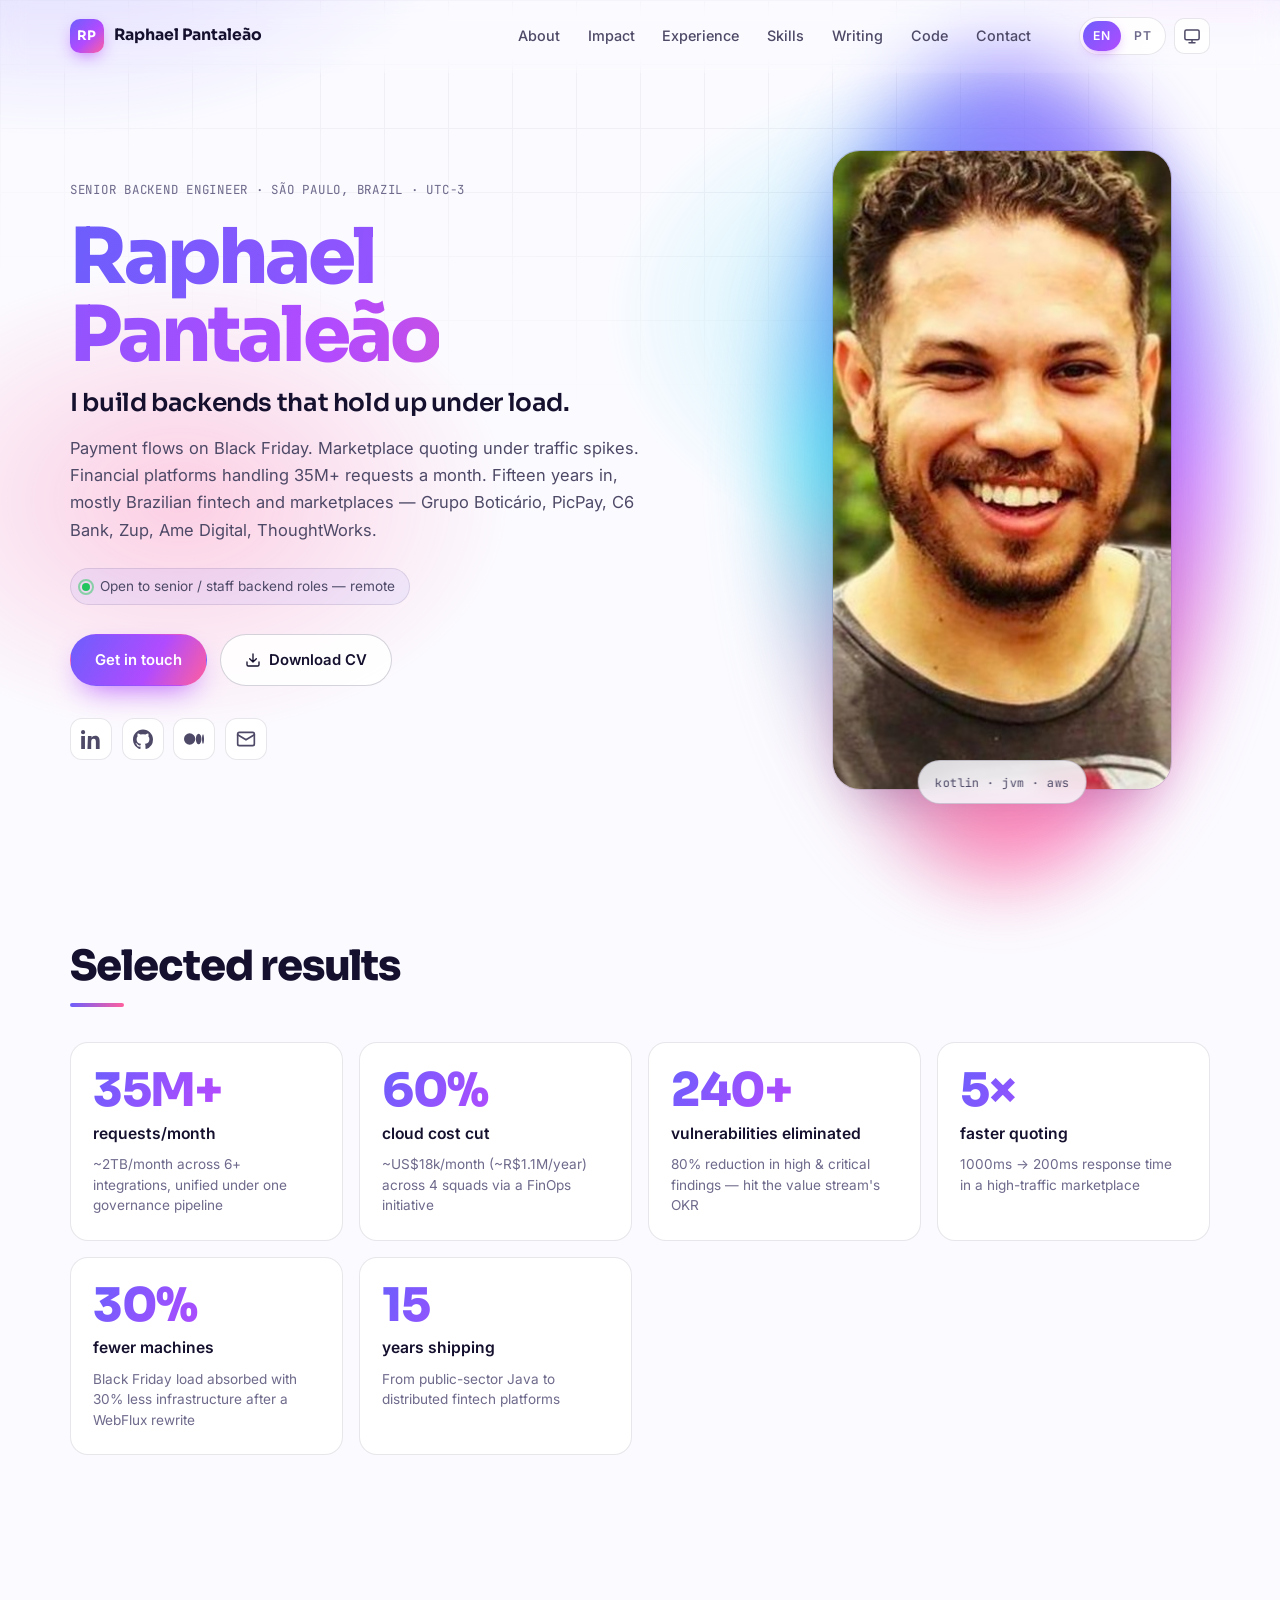
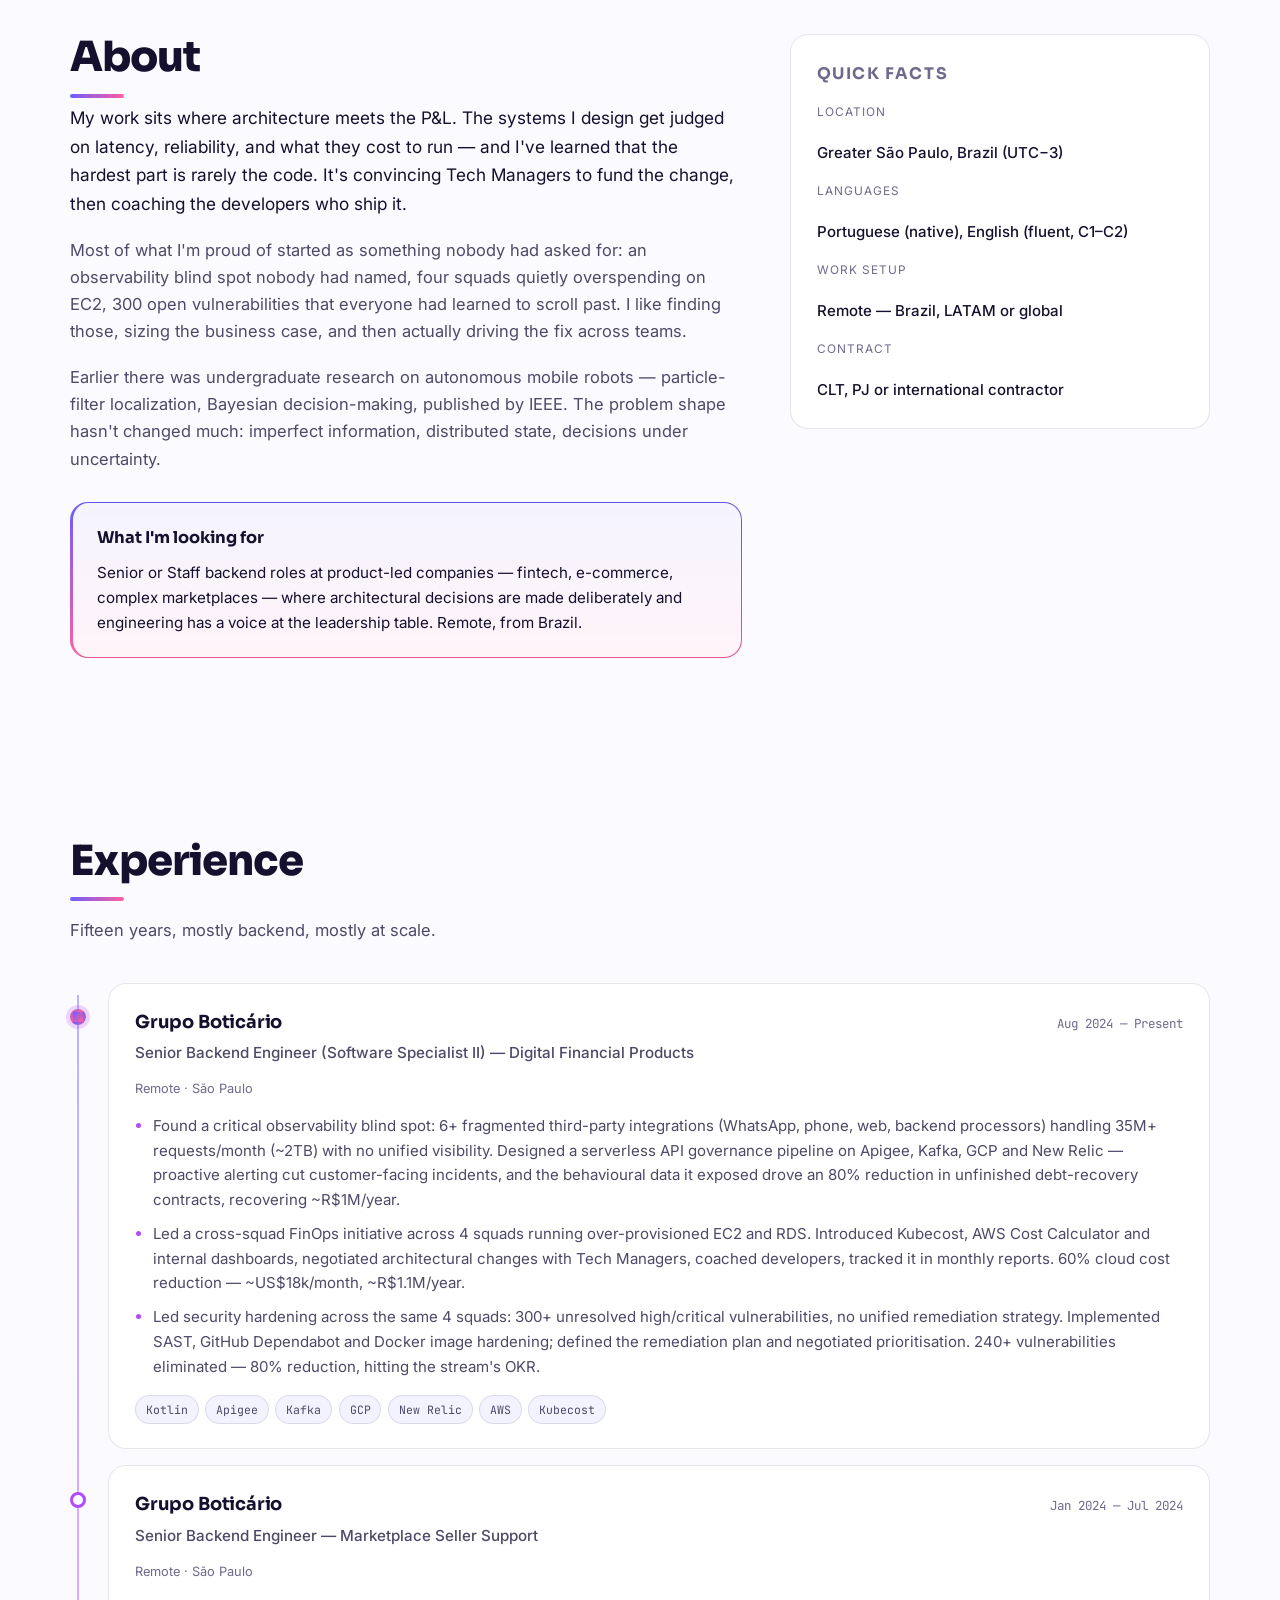
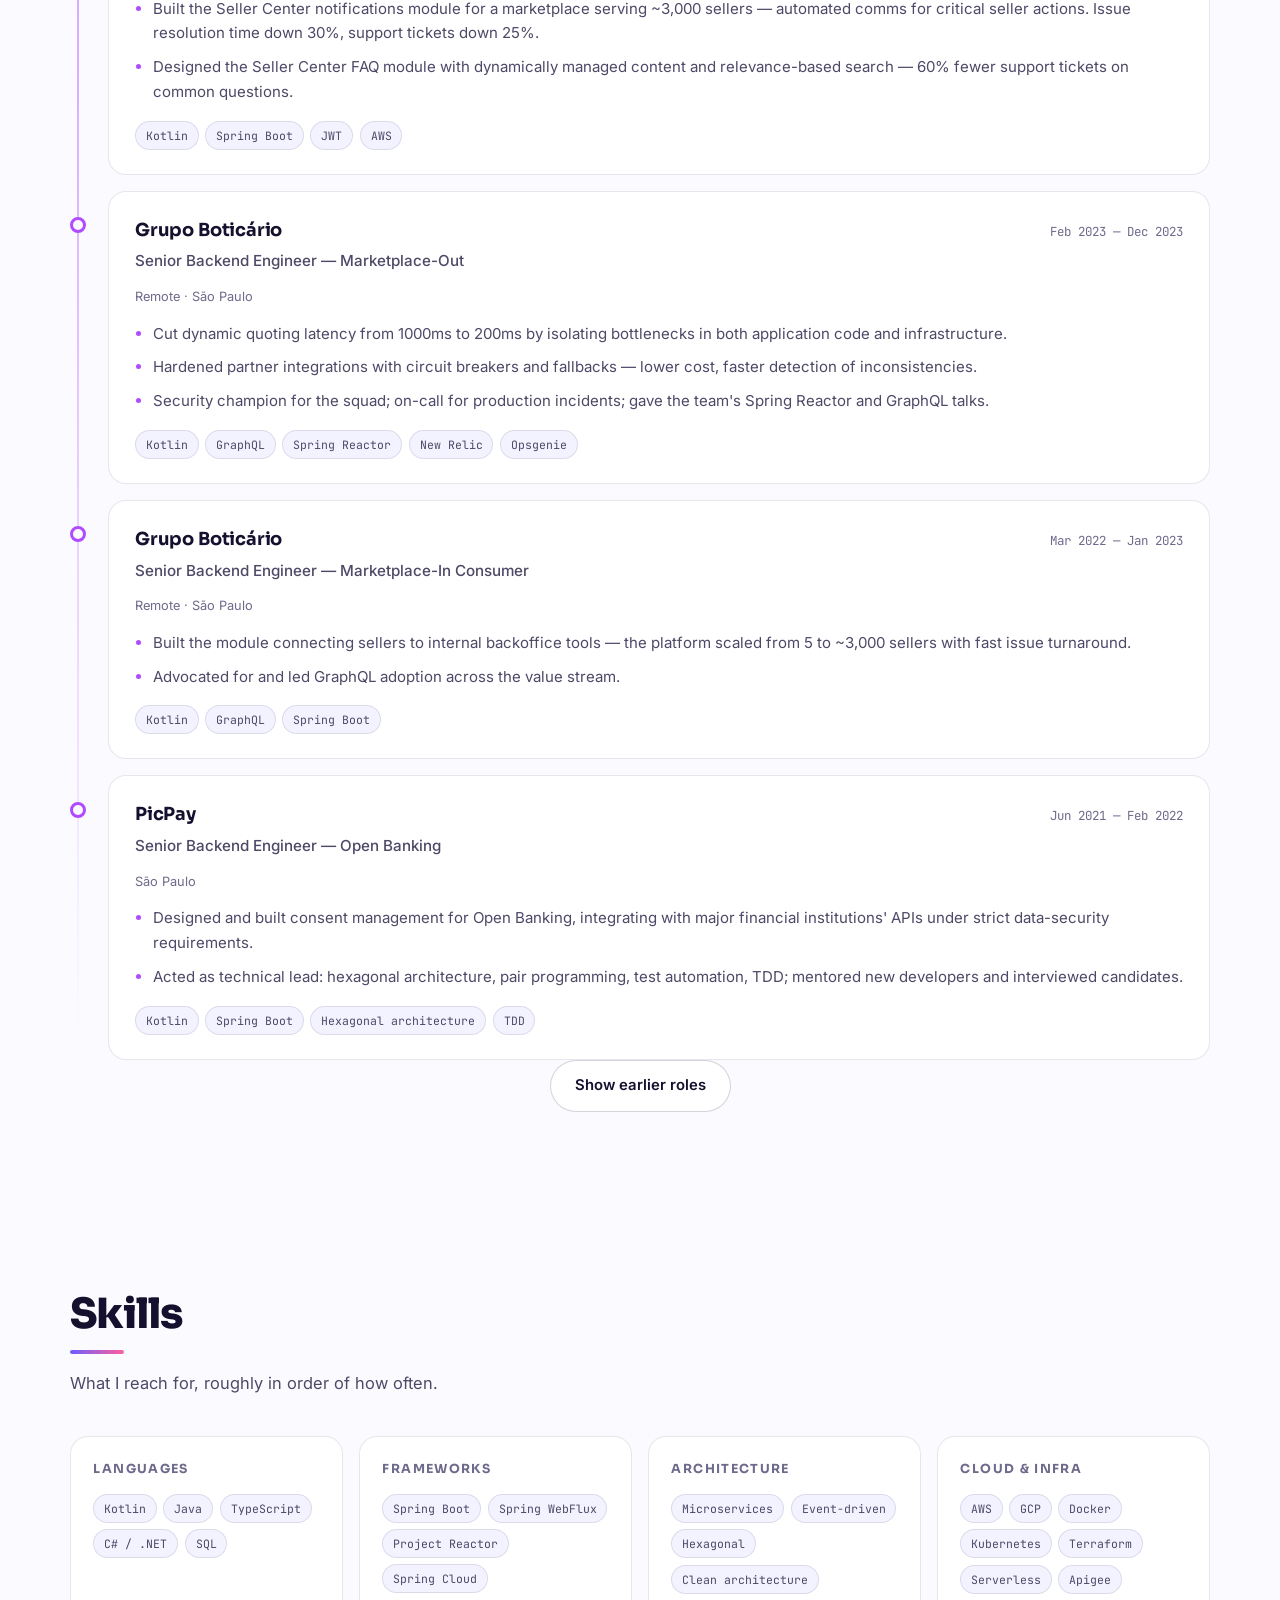
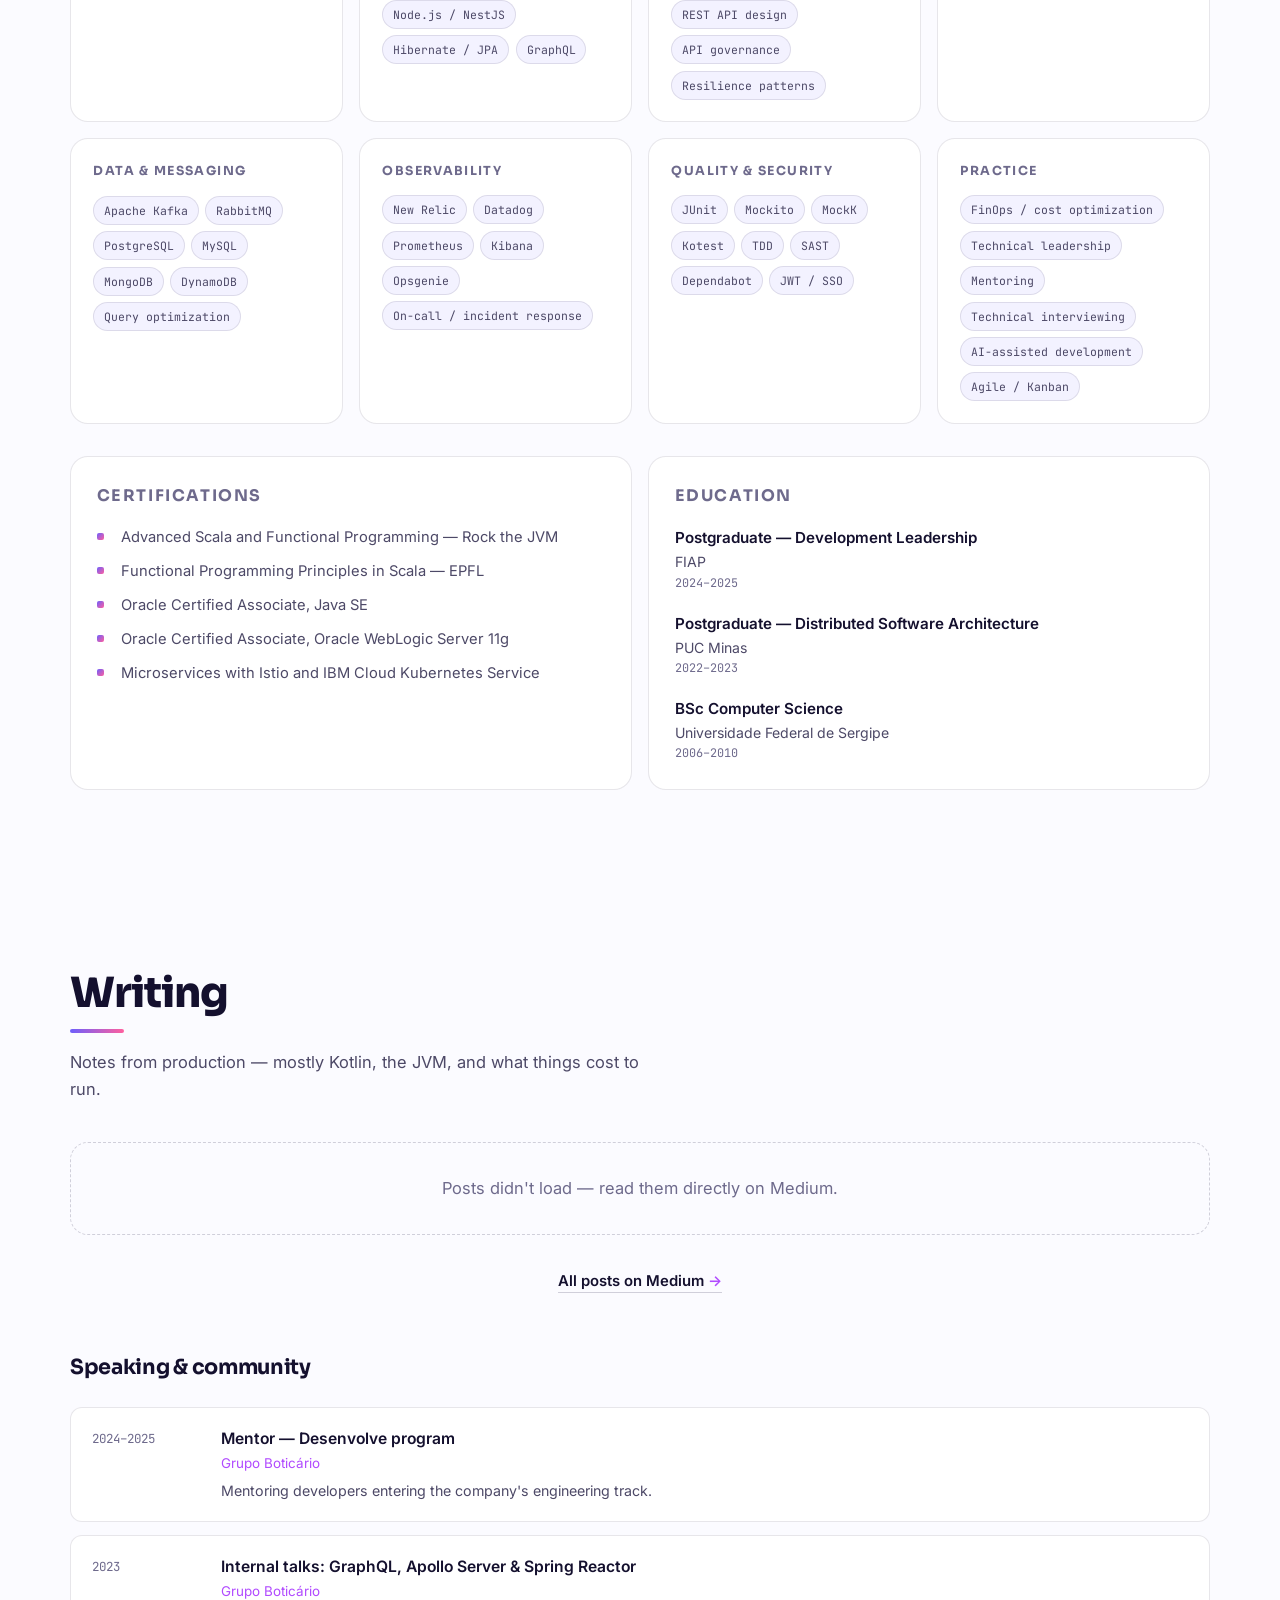
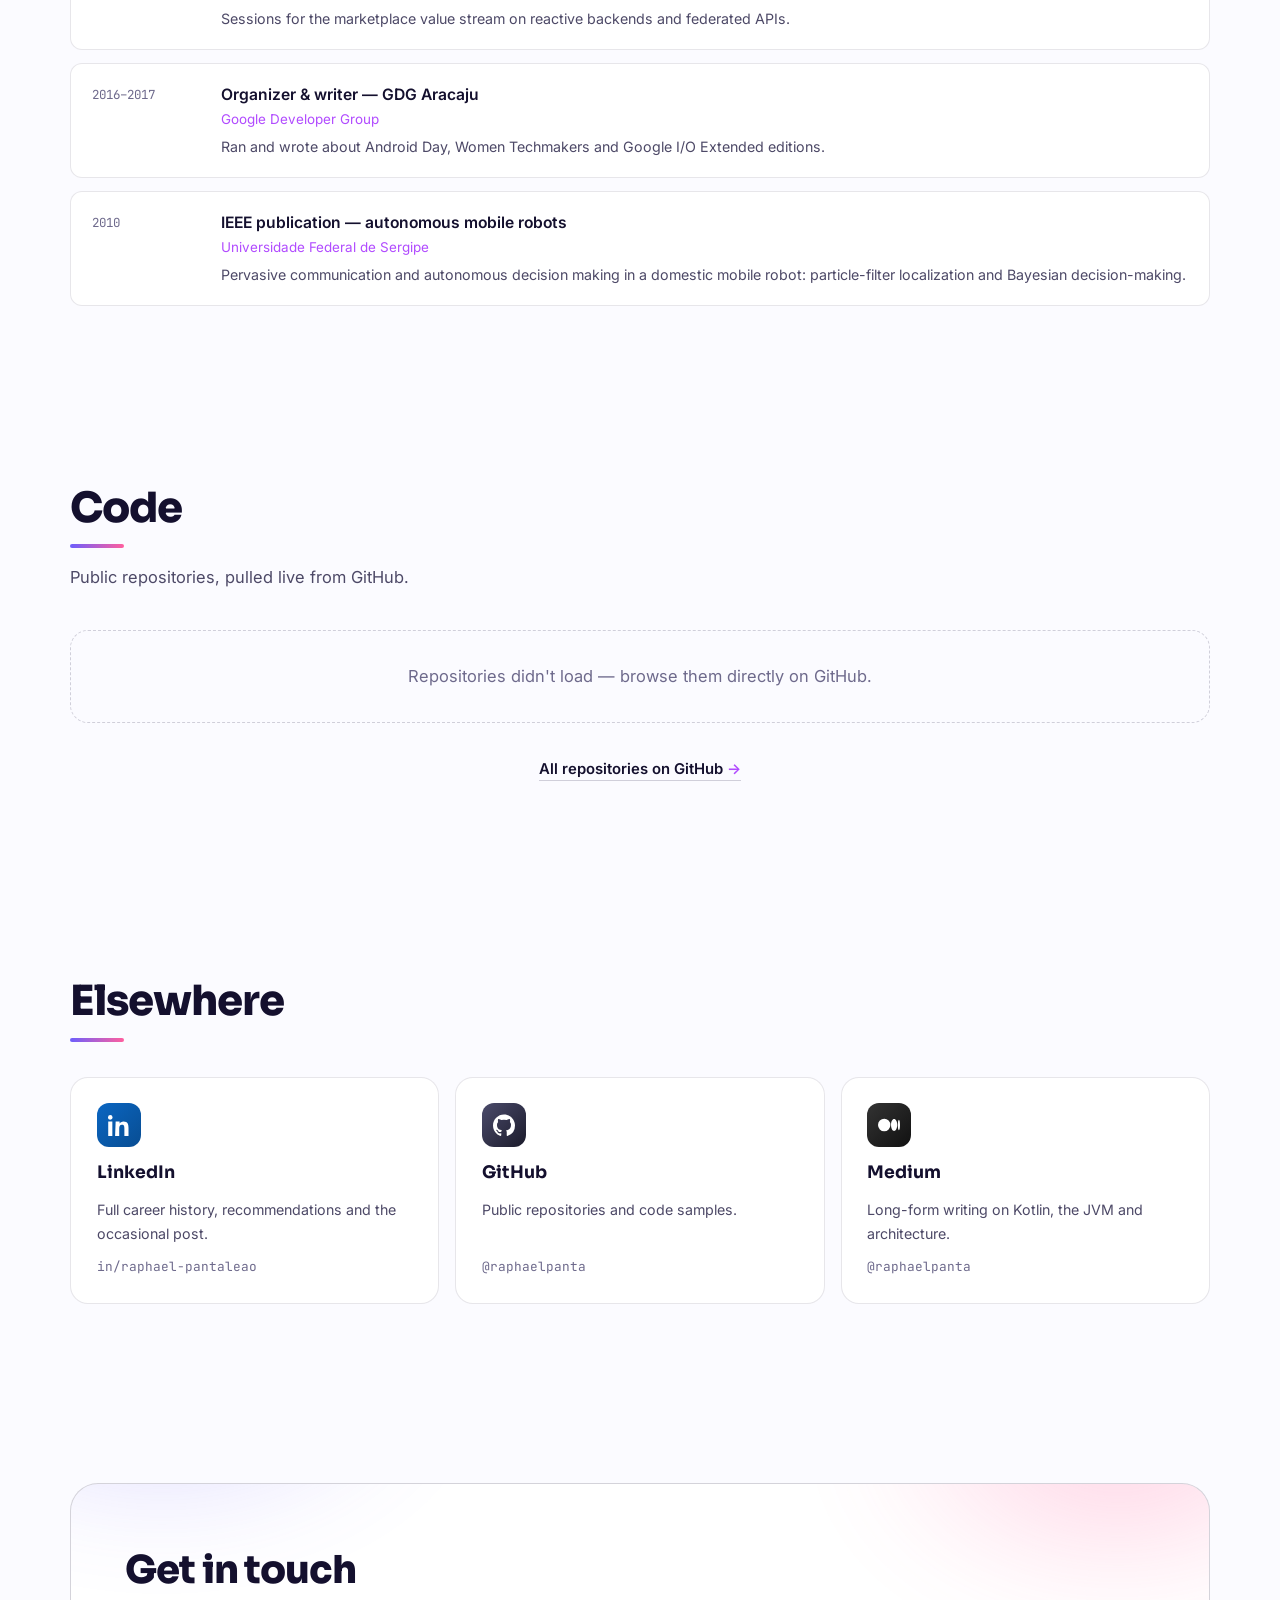
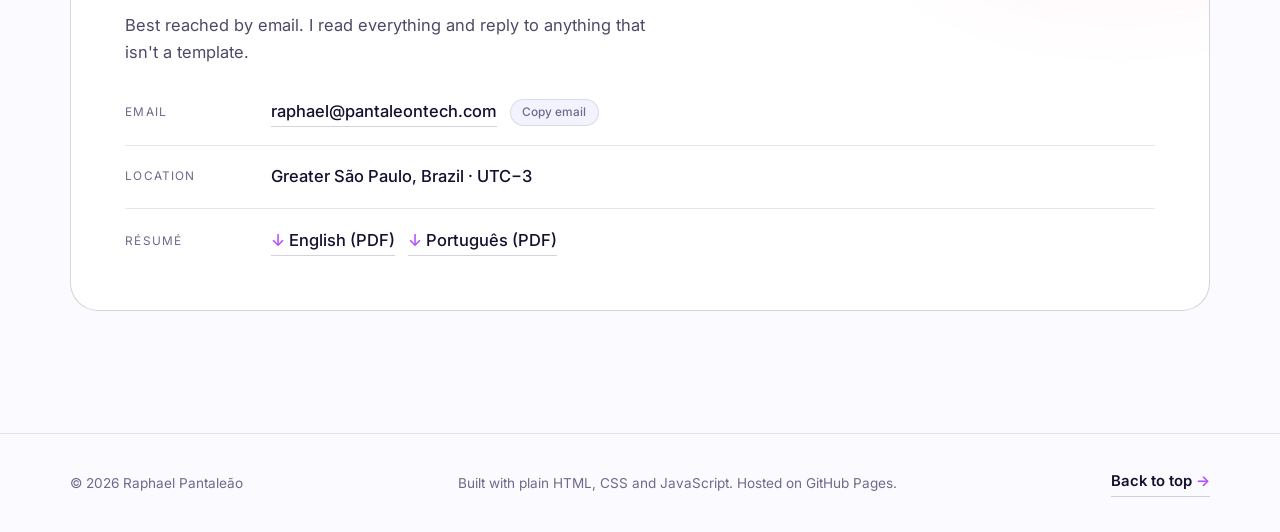
<file: index.html>
<!DOCTYPE html>
<html lang="en" data-theme="dark">
<head>
<meta charset="utf-8">
<meta name="viewport" content="width=device-width, initial-scale=1">
<title>Raphael Pantaleão — Senior Backend Engineer</title>
<meta name="description" content="Senior Backend Engineer. 15 years in Brazilian fintech, e-commerce and marketplaces. Kotlin, Java, Spring Boot, Kafka, AWS. Systems at 35M+ requests/month.">
<meta name="author" content="Raphael Pantaleão">
<link rel="canonical" href="https://pantaleontech.com/">

<meta property="og:type" content="website">
<meta property="og:url" content="https://pantaleontech.com/">
<meta property="og:title" content="Raphael Pantaleão — Senior Backend Engineer">
<meta property="og:description" content="I build backends that hold up under load. Kotlin · Java · Spring Boot · Kafka · AWS. 35M+ requests/month, 60% cloud cost cut.">
<meta property="og:image" content="https://pantaleontech.com/assets/raphael.jpg">
<meta name="twitter:card" content="summary_large_image">

<link rel="icon" href="assets/favicon.svg" type="image/svg+xml">
<link rel="apple-touch-icon" href="assets/raphael-sm.jpg">
<link rel="preconnect" href="https://fonts.googleapis.com">
<link rel="preconnect" href="https://fonts.gstatic.com" crossorigin>
<link href="https://fonts.googleapis.com/css2?family=Sora:wght@400;600;700;800&family=Inter:wght@400;500;600&family=JetBrains+Mono:wght@400;500&display=swap" rel="stylesheet">
<link rel="stylesheet" href="assets/style.css">

<!-- Set theme before first paint to avoid a flash -->
<script>
(function () {
  try {
    var t = localStorage.getItem('theme') || 'auto';
    var dark = t === 'dark' || (t === 'auto' && window.matchMedia('(prefers-color-scheme: dark)').matches);
    document.documentElement.setAttribute('data-theme', dark ? 'dark' : 'light');
    var l = localStorage.getItem('lang');
    if (!l) l = (navigator.language || 'en').toLowerCase().startsWith('pt') ? 'pt' : 'en';
    document.documentElement.setAttribute('lang', l === 'pt' ? 'pt-BR' : 'en');
  } catch (e) {}
})();
</script>

<script type="application/ld+json">
{
  "@context": "https://schema.org",
  "@type": "Person",
  "name": "Raphael Pantaleão",
  "alternateName": "Raphael Pinto da Silva Panta Leão",
  "jobTitle": "Senior Backend Engineer",
  "url": "https://pantaleontech.com/",
  "image": "https://pantaleontech.com/assets/raphael.jpg",
  "email": "mailto:raphael@pantaleontech.com",
  "address": { "@type": "PostalAddress", "addressRegion": "São Paulo", "addressCountry": "BR" },
  "sameAs": [
    "https://www.linkedin.com/in/raphael-pantaleao",
    "https://github.com/raphaelpanta",
    "https://medium.com/@raphaelpanta"
  ],
  "knowsLanguage": ["pt-BR", "en"],
  "knowsAbout": ["Kotlin", "Java", "Spring Boot", "Apache Kafka", "AWS", "Microservices", "Distributed Systems", "FinOps"]
}
</script>
</head>

<body>
<a class="skip-link" href="#main" data-i18n="ui.skipToContent">Skip to content</a>

<div class="bg-aurora" aria-hidden="true"></div>
<div class="bg-grid" aria-hidden="true"></div>

<header class="site-header" id="siteHeader">
  <div class="wrap header-inner">
    <a class="brand" href="#top">
      <span class="brand-mark">RP</span>
      <span class="brand-text">Raphael Pantaleão</span>
    </a>

    <nav class="nav" aria-label="Primary">
      <a href="#about"      data-i18n="nav.about">About</a>
      <a href="#impact"     data-i18n="nav.impact">Impact</a>
      <a href="#experience" data-i18n="nav.experience">Experience</a>
      <a href="#skills"     data-i18n="nav.skills">Skills</a>
      <a href="#writing"    data-i18n="nav.writing">Writing</a>
      <a href="#code"       data-i18n="nav.code">Code</a>
      <a href="#contact"    data-i18n="nav.contact">Contact</a>
    </nav>

    <div class="controls">
      <div class="seg" role="group" id="langSwitch">
        <button type="button" data-lang="en" aria-pressed="false">EN</button>
        <button type="button" data-lang="pt" aria-pressed="false">PT</button>
      </div>
      <button type="button" class="icon-btn" id="themeBtn" aria-label="Theme">
        <svg class="i-sun"  viewBox="0 0 24 24" width="18" height="18" fill="none" stroke="currentColor" stroke-width="2" stroke-linecap="round"><circle cx="12" cy="12" r="4.2"/><path d="M12 2v2M12 20v2M4.9 4.9l1.4 1.4M17.7 17.7l1.4 1.4M2 12h2M20 12h2M4.9 19.1l1.4-1.4M17.7 6.3l1.4-1.4"/></svg>
        <svg class="i-moon" viewBox="0 0 24 24" width="18" height="18" fill="none" stroke="currentColor" stroke-width="2" stroke-linecap="round" stroke-linejoin="round"><path d="M21 12.8A9 9 0 1 1 11.2 3a7 7 0 0 0 9.8 9.8z"/></svg>
        <svg class="i-auto" viewBox="0 0 24 24" width="18" height="18" fill="none" stroke="currentColor" stroke-width="2" stroke-linecap="round" stroke-linejoin="round"><rect x="2.5" y="4" width="19" height="13" rx="2"/><path d="M8 21h8M12 17v4"/></svg>
        <span class="sr-only" id="themeState">System</span>
      </button>
      <button type="button" class="icon-btn burger" id="burger" aria-label="Menu" aria-expanded="false">
        <span></span><span></span><span></span>
      </button>
    </div>
  </div>
  <div class="scroll-progress" id="progress"></div>
</header>

<div class="mobile-nav" id="mobileNav" hidden>
  <a href="#about"      data-i18n="nav.about">About</a>
  <a href="#impact"     data-i18n="nav.impact">Impact</a>
  <a href="#experience" data-i18n="nav.experience">Experience</a>
  <a href="#skills"     data-i18n="nav.skills">Skills</a>
  <a href="#writing"    data-i18n="nav.writing">Writing</a>
  <a href="#code"       data-i18n="nav.code">Code</a>
  <a href="#contact"    data-i18n="nav.contact">Contact</a>
</div>

<main id="main">
  <span id="top"></span>

  <!-- ================= HERO ================= -->
  <section class="hero">
    <div class="wrap hero-inner">
      <div class="hero-copy">
        <p class="eyebrow" data-i18n="hero.eyebrow"></p>
        <h1 class="hero-name"><span class="grad" data-i18n="hero.name"></span></h1>
        <p class="hero-tagline" data-i18n="hero.tagline"></p>
        <p class="hero-blurb" data-i18n="hero.blurb"></p>

        <p class="availability"><span class="pulse"></span><span data-i18n="hero.availability"></span></p>

        <div class="hero-actions">
          <a class="btn btn-primary" href="#contact" data-i18n="hero.ctaPrimary"></a>
          <a class="btn btn-ghost" id="heroCV" href="#" download>
            <svg viewBox="0 0 24 24" width="16" height="16" fill="none" stroke="currentColor" stroke-width="2" stroke-linecap="round" stroke-linejoin="round"><path d="M21 15v4a2 2 0 0 1-2 2H5a2 2 0 0 1-2-2v-4M7 10l5 5 5-5M12 15V3"/></svg>
            <span data-i18n="hero.ctaSecondary"></span>
          </a>
        </div>

        <ul class="hero-socials">
          <li><a href="https://www.linkedin.com/in/raphael-pantaleao" target="_blank" rel="noopener" aria-label="LinkedIn">
            <svg viewBox="0 0 24 24" width="20" height="20" fill="currentColor"><path d="M4.98 3.5A2.5 2.5 0 1 1 0 3.5a2.5 2.5 0 0 1 4.98 0zM.24 8.25h4.5V24H.24zM8.34 8.25h4.31v2.15h.06c.6-1.14 2.07-2.34 4.26-2.34 4.56 0 5.4 3 5.4 6.9V24h-4.5v-7.9c0-1.88-.03-4.3-2.62-4.3-2.62 0-3.02 2.05-3.02 4.17V24h-4.5z"/></svg></a></li>
          <li><a href="https://github.com/raphaelpanta" target="_blank" rel="noopener" aria-label="GitHub">
            <svg viewBox="0 0 24 24" width="20" height="20" fill="currentColor"><path d="M12 .5C5.37.5 0 5.87 0 12.5c0 5.3 3.44 9.8 8.2 11.39.6.11.82-.26.82-.58v-2.2c-3.34.73-4.04-1.42-4.04-1.42-.55-1.4-1.34-1.77-1.34-1.77-1.1-.75.08-.73.08-.73 1.2.09 1.84 1.24 1.84 1.24 1.07 1.84 2.8 1.31 3.49 1 .1-.78.42-1.31.76-1.61-2.67-.3-5.47-1.34-5.47-5.96 0-1.32.47-2.39 1.24-3.23-.13-.3-.54-1.53.11-3.18 0 0 1.01-.32 3.3 1.23a11.5 11.5 0 0 1 6.01 0c2.29-1.55 3.3-1.23 3.3-1.23.66 1.65.25 2.88.12 3.18.77.84 1.23 1.91 1.23 3.23 0 4.63-2.8 5.65-5.48 5.95.43.37.81 1.1.81 2.22v3.29c0 .32.22.7.83.58A12.01 12.01 0 0 0 24 12.5C24 5.87 18.63.5 12 .5z"/></svg></a></li>
          <li><a href="https://medium.com/@raphaelpanta" target="_blank" rel="noopener" aria-label="Medium">
            <svg viewBox="0 0 24 24" width="20" height="20" fill="currentColor"><path d="M13.54 12a6.8 6.8 0 0 1-6.77 6.82A6.8 6.8 0 0 1 0 12a6.8 6.8 0 0 1 6.77-6.82A6.8 6.8 0 0 1 13.54 12zM20.96 12c0 3.54-1.51 6.42-3.38 6.42-1.87 0-3.39-2.88-3.39-6.42s1.52-6.42 3.39-6.42 3.38 2.88 3.38 6.42zM24 12c0 3.17-.53 5.75-1.19 5.75-.66 0-1.19-2.58-1.19-5.75s.53-5.75 1.19-5.75C23.47 6.25 24 8.83 24 12z"/></svg></a></li>
          <li><a id="heroMail" href="#" aria-label="Email">
            <svg viewBox="0 0 24 24" width="20" height="20" fill="none" stroke="currentColor" stroke-width="2" stroke-linecap="round" stroke-linejoin="round"><rect x="2" y="4" width="20" height="16" rx="2"/><path d="m2 7 10 6 10-6"/></svg></a></li>
        </ul>
      </div>

      <div class="hero-photo">
        <div class="photo-glow" aria-hidden="true"></div>
        <img src="assets/raphael.jpg" width="640" height="640" alt="Raphael Pantaleão" fetchpriority="high">
        <div class="photo-chip"><code>kotlin · jvm · aws</code></div>
      </div>
    </div>
  </section>

  <!-- ================= IMPACT ================= -->
  <section id="impact" class="section">
    <div class="wrap">
      <h2 class="section-title" data-i18n="metrics.title"></h2>
      <div class="metrics" id="metrics"></div>
    </div>
  </section>

  <!-- ================= ABOUT ================= -->
  <section id="about" class="section">
    <div class="wrap about-grid">
      <div>
        <h2 class="section-title" data-i18n="about.title"></h2>
        <div class="prose" id="aboutProse"></div>
        <div class="callout">
          <h3 data-i18n="about.lookingTitle"></h3>
          <p data-i18n="about.looking"></p>
        </div>
      </div>
      <aside class="facts card">
        <h3 data-i18n="about.factsTitle"></h3>
        <dl id="factsList"></dl>
      </aside>
    </div>
  </section>

  <!-- ================= EXPERIENCE ================= -->
  <section id="experience" class="section">
    <div class="wrap">
      <h2 class="section-title" data-i18n="experience.title"></h2>
      <p class="section-sub" data-i18n="experience.subtitle"></p>
      <div class="timeline" id="timeline"></div>
      <div class="center"><button type="button" class="btn btn-ghost" id="moreRoles"></button></div>
    </div>
  </section>

  <!-- ================= SKILLS ================= -->
  <section id="skills" class="section">
    <div class="wrap">
      <h2 class="section-title" data-i18n="skills.title"></h2>
      <p class="section-sub" data-i18n="skills.subtitle"></p>
      <div class="skill-grid" id="skillGrid"></div>
      <div class="two-col">
        <div class="card">
          <h3 data-i18n="skills.certsTitle"></h3>
          <ul class="tick-list" id="certList"></ul>
        </div>
        <div class="card">
          <h3 data-i18n="skills.eduTitle"></h3>
          <ul class="edu-list" id="eduList"></ul>
        </div>
      </div>
    </div>
  </section>

  <!-- ================= WRITING ================= -->
  <section id="writing" class="section">
    <div class="wrap">
      <h2 class="section-title" data-i18n="writing.title"></h2>
      <p class="section-sub" data-i18n="writing.subtitle"></p>
      <div class="post-grid" id="postGrid">
        <div class="skeleton-card"></div><div class="skeleton-card"></div><div class="skeleton-card"></div>
      </div>
      <p class="center"><a class="link-arrow" href="https://medium.com/@raphaelpanta" target="_blank" rel="noopener" data-i18n="writing.allPosts"></a></p>

      <h3 class="sub-title" data-i18n="writing.talksTitle"></h3>
      <ul class="talks" id="talkList"></ul>
    </div>
  </section>

  <!-- ================= CODE ================= -->
  <section id="code" class="section">
    <div class="wrap">
      <h2 class="section-title" data-i18n="code.title"></h2>
      <p class="section-sub" data-i18n="code.subtitle"></p>
      <div class="repo-grid" id="repoGrid">
        <div class="skeleton-card"></div><div class="skeleton-card"></div><div class="skeleton-card"></div>
      </div>
      <p class="center"><a class="link-arrow" href="https://github.com/raphaelpanta" target="_blank" rel="noopener" data-i18n="code.allRepos"></a></p>
    </div>
  </section>

  <!-- ================= CONNECT ================= -->
  <section class="section">
    <div class="wrap">
      <h2 class="section-title" data-i18n="connect.title"></h2>
      <div class="connect-grid" id="connectGrid"></div>
    </div>
  </section>

  <!-- ================= CONTACT ================= -->
  <section id="contact" class="section">
    <div class="wrap">
      <div class="contact-card">
        <h2 data-i18n="contact.title"></h2>
        <p data-i18n="contact.blurb"></p>
        <div class="contact-rows">
          <div class="contact-row">
            <span class="ck" data-i18n="contact.emailLabel"></span>
            <span class="cv"><a id="contactMail" href="#"></a>
              <button type="button" class="copy-btn" id="copyMail"><span data-i18n="ui.copy"></span></button>
            </span>
          </div>
          <div class="contact-row">
            <span class="ck" data-i18n="contact.locationLabel"></span>
            <span class="cv" data-i18n="contact.locationValue"></span>
          </div>
          <div class="contact-row">
            <span class="ck" data-i18n="contact.cvLabel"></span>
            <span class="cv cv-links">
              <a id="cvEn" href="#" download data-i18n="contact.cvEn"></a>
              <a id="cvPt" href="#" download data-i18n="contact.cvPt"></a>
            </span>
          </div>
        </div>
      </div>
    </div>
  </section>
</main>

<footer class="site-footer">
  <div class="wrap footer-inner">
    <p>© <span id="year"></span> Raphael Pantaleão</p>
    <p class="muted" data-i18n="footer.built"></p>
    <a href="#top" class="link-arrow" data-i18n="ui.backToTop"></a>
  </div>
</footer>

<script src="assets/content.js"></script>
<script src="assets/app.js"></script>
</body>
</html>
</file>
<file: assets/style.css>
/* ==================================================================
   pantaleontech.com — styles
   Bold modern, gradient-forward. Dark + light, auto or manual.
   ================================================================== */

/* ---------- tokens ---------- */
:root {
  --g1: #6d5efc;
  --g2: #b14bff;
  --g3: #ff5f9e;
  --g4: #22d3ee;

  --radius: 18px;
  --radius-sm: 12px;
  --wrap: 1140px;
  --ease: cubic-bezier(.22,.61,.36,1);

  --font-display: "Sora", ui-sans-serif, system-ui, sans-serif;
  --font-body: "Inter", ui-sans-serif, system-ui, -apple-system, sans-serif;
  --font-mono: "JetBrains Mono", ui-monospace, SFMono-Regular, Menlo, monospace;
}

html[data-theme="dark"] {
  --bg: #08080f;
  --bg-2: #0e0e1a;
  /* Dark glass, not white glass. A translucent white surface over the coloured
     aurora produced washed-out panels where body text fell to ~2.8:1. */
  --surface: rgba(18,18,26,.80);
  --surface-2: rgba(26,26,38,.88);
  --border: rgba(255,255,255,.10);
  --border-strong: rgba(255,255,255,.18);
  --text: #f2f2f7;
  --text-2: #a7a7bd;
  --text-3: #9494ab;
  --shadow: 0 24px 60px -20px rgba(0,0,0,.8);
  --aurora-op: .30;
  --grid-op: .05;
  --chip-bg: rgba(255,255,255,.06);
  /* For panels that must stay legible over the coloured aurora. --surface is
     only 3.5% white, so it lets the gradient blobs bleed straight through. */
  --surface-solid: rgba(22, 22, 31, .92);
}

html[data-theme="light"] {
  --bg: #fbfbff;
  --bg-2: #f2f1fb;
  --surface: rgba(255,255,255,.88);
  --surface-2: #ffffff;
  --border: rgba(20,16,50,.10);
  --border-strong: rgba(20,16,50,.18);
  --text: #14102e;
  --text-2: #4d4967;
  --text-3: #6e6a8c;
  --shadow: 0 20px 50px -24px rgba(40,20,90,.28);
  --aurora-op: .28;
  --grid-op: .05;
  --chip-bg: rgba(109,94,252,.08);
  --surface-solid: rgba(255, 255, 255, .93);
}

/* ---------- base ---------- */
*, *::before, *::after { box-sizing: border-box; }

/* --header-h is kept in sync with the real header height by app.js; the fallback
   covers the moment before scripts run. +1.5rem leaves the heading clear of it. */
html {
  --header-h: 72px;
  scroll-behavior: smooth;
  scroll-padding-top: calc(var(--header-h) + 1.5rem);
}
@media (prefers-reduced-motion: reduce) {
  html { scroll-behavior: auto; }
  *, *::before, *::after { animation-duration: .001ms !important; transition-duration: .001ms !important; }
}

body {
  margin: 0;
  background: var(--bg);
  color: var(--text);
  font-family: var(--font-body);
  font-size: 16.5px;
  line-height: 1.65;
  -webkit-font-smoothing: antialiased;
  overflow-x: hidden;
  transition: background .4s var(--ease), color .4s var(--ease);
}

img { max-width: 100%; display: block; }
a { color: inherit; text-decoration: none; }
button { font: inherit; color: inherit; }

.wrap { width: min(100% - 2.5rem, var(--wrap)); margin-inline: auto; }
.center { text-align: center; }
.muted { color: var(--text-3); }

.sr-only {
  position: absolute; width: 1px; height: 1px; padding: 0; margin: -1px;
  overflow: hidden; clip: rect(0 0 0 0); white-space: nowrap; border: 0;
}
.skip-link {
  position: absolute; left: -999px; top: 0; z-index: 200;
  background: var(--g1); color: #fff; padding: .6rem 1rem; border-radius: 0 0 8px 0;
}
.skip-link:focus { left: 0; }

:focus-visible { outline: 2px solid var(--g4); outline-offset: 3px; border-radius: 6px; }

/* ---------- background ---------- */
.bg-aurora {
  position: fixed; inset: -25% -10% auto -10%; height: 130vh; z-index: -2;
  pointer-events: none; opacity: var(--aurora-op);
  background:
    radial-gradient(46rem 30rem at 12% 6%,  var(--g1), transparent 62%),
    radial-gradient(40rem 26rem at 88% 2%,  var(--g2), transparent 60%),
    radial-gradient(36rem 26rem at 70% 46%, var(--g4), transparent 60%),
    radial-gradient(34rem 24rem at 20% 62%, var(--g3), transparent 62%);
  /* No filter: blur() here. A blur on an animated, position:fixed layer is
     re-rasterised every frame and repainted on every scroll tick, which is what
     made the page flicker. The radial gradients are already soft enough. */
  animation: drift 26s var(--ease) infinite alternate;
  will-change: transform;
  transform: translateZ(0);
}
@keyframes drift {
  0%   { transform: translate3d(0,0,0) scale(1); }
  100% { transform: translate3d(-3%, 3%, 0) scale(1.12); }
}
.bg-grid {
  position: fixed; inset: 0; z-index: -1; pointer-events: none; opacity: var(--grid-op);
  background-image: linear-gradient(var(--text) 1px, transparent 1px),
                    linear-gradient(90deg, var(--text) 1px, transparent 1px);
  background-size: 64px 64px;
  mask-image: radial-gradient(ellipse 90% 60% at 50% 0%, #000 30%, transparent 78%);
  -webkit-mask-image: radial-gradient(ellipse 90% 60% at 50% 0%, #000 30%, transparent 78%);
  transform: translateZ(0);   /* own compositor layer; stops mask repaint on scroll */
}

/* ---------- header ---------- */
.site-header {
  position: sticky; top: 0; z-index: 100;
  backdrop-filter: blur(12px) saturate(140%);
  -webkit-backdrop-filter: blur(12px) saturate(140%);
  border-bottom: 1px solid transparent;
  /* Promote to its own layer so the backdrop-filter isn't recomposited against
     a repainting background on every scroll frame. */
  transform: translateZ(0);
  backface-visibility: hidden;
  transition: background .3s var(--ease), border-color .3s var(--ease);
}
.site-header.stuck {
  background: color-mix(in srgb, var(--bg) 78%, transparent);
  border-bottom-color: var(--border);
}
.header-inner { display: flex; align-items: center; gap: 1.25rem; height: 72px; }

.brand { display: flex; align-items: center; gap: .65rem; font-family: var(--font-display); font-weight: 700; }
.brand-mark {
  display: grid; place-items: center; width: 34px; height: 34px; border-radius: 10px;
  background: linear-gradient(135deg, var(--g1), var(--g2) 55%, var(--g3));
  color: #fff; font-size: .82rem; letter-spacing: .02em;
  box-shadow: 0 6px 18px -6px var(--g2);
}
.brand-text { font-size: .98rem; white-space: nowrap; }

.nav { display: flex; gap: .35rem; margin-left: auto; }
.nav a {
  position: relative; padding: .45rem .7rem; border-radius: 8px;
  font-size: .9rem; font-weight: 500; color: var(--text-2);
  transition: color .2s var(--ease), background .2s var(--ease);
}
.nav a:hover { color: var(--text); background: var(--surface); }
.nav a.active { color: var(--text); }
.nav a.active::after {
  content: ""; position: absolute; left: .7rem; right: .7rem; bottom: .18rem; height: 2px;
  border-radius: 2px; background: linear-gradient(90deg, var(--g1), var(--g3));
}

.controls { display: flex; align-items: center; gap: .5rem; margin-left: auto; }
@media (min-width: 981px) { .controls { margin-left: 1rem; } }

.seg {
  display: inline-flex; padding: 3px; gap: 2px; border-radius: 999px;
  background: var(--surface); border: 1px solid var(--border);
}
.seg button {
  border: 0; background: transparent; cursor: pointer; border-radius: 999px;
  padding: .3rem .68rem; font-size: .76rem; font-weight: 600; letter-spacing: .04em;
  color: var(--text-3); transition: all .2s var(--ease);
}
.seg button[aria-pressed="true"] {
  background: linear-gradient(135deg, var(--g1), var(--g2));
  color: #fff; box-shadow: 0 4px 14px -6px var(--g2);
}

.icon-btn {
  display: grid; place-items: center; width: 36px; height: 36px; cursor: pointer;
  border-radius: 10px; border: 1px solid var(--border); background: var(--surface);
  color: var(--text-2); transition: all .2s var(--ease);
}
.icon-btn:hover { color: var(--text); border-color: var(--border-strong); transform: translateY(-1px); }
.icon-btn svg { display: none; }
#themeBtn[data-mode="light"] .i-sun,
#themeBtn[data-mode="dark"]  .i-moon,
#themeBtn[data-mode="auto"]  .i-auto { display: block; }

.burger { display: none; flex-direction: column; gap: 4px; }
.burger span { display: block; width: 16px; height: 2px; border-radius: 2px; background: currentColor; transition: .25s var(--ease); }
.burger[aria-expanded="true"] span:nth-child(1) { transform: translateY(6px) rotate(45deg); }
.burger[aria-expanded="true"] span:nth-child(2) { opacity: 0; }
.burger[aria-expanded="true"] span:nth-child(3) { transform: translateY(-6px) rotate(-45deg); }

.scroll-progress {
  position: absolute; left: 0; bottom: -1px; height: 2px; width: 0%;
  background: linear-gradient(90deg, var(--g1), var(--g2), var(--g3));
}

.mobile-nav {
  position: sticky; top: var(--header-h, 72px); z-index: 99; display: grid; gap: .1rem; padding: .8rem 1.25rem 1.1rem;
  background: color-mix(in srgb, var(--bg) 94%, transparent);
  backdrop-filter: blur(16px); border-bottom: 1px solid var(--border);
}
/* An author-level `display` beats the UA stylesheet's [hidden] rule, so the
   hidden attribute has to be honoured explicitly or the drawer never closes. */
.mobile-nav[hidden] { display: none; }
.mobile-nav a { padding: .6rem .4rem; border-radius: 8px; color: var(--text-2); font-weight: 500; }
.mobile-nav a:hover { background: var(--surface); color: var(--text); }

/* ---------- sections ---------- */
.section { padding: clamp(3.5rem, 7vw, 6.5rem) 0; }

.section-title {
  font-family: var(--font-display); font-weight: 800;
  font-size: clamp(1.75rem, 3.6vw, 2.6rem); line-height: 1.12;
  letter-spacing: -.025em; margin: 0 0 .4rem;
}
.section-title::after {
  content: ""; display: block; width: 54px; height: 4px; margin-top: .8rem;
  border-radius: 4px; background: linear-gradient(90deg, var(--g1), var(--g3));
}
.section-sub { color: var(--text-2); margin: 1rem 0 2.4rem; max-width: 60ch; }
.sub-title {
  font-family: var(--font-display); font-weight: 700; font-size: 1.3rem;
  margin: 3.5rem 0 1.4rem; letter-spacing: -.015em;
}

.card {
  background: var(--surface); border: 1px solid var(--border);
  border-radius: var(--radius); padding: 1.6rem;
  backdrop-filter: blur(10px);
}
.card h3 {
  font-family: var(--font-display); font-size: 1rem; margin: 0 0 1rem;
  text-transform: uppercase; letter-spacing: .1em; color: var(--text-3);
}

.reveal { opacity: 0; transform: translateY(22px); transition: opacity .7s var(--ease), transform .7s var(--ease); }
.reveal.in { opacity: 1; transform: none; }

/* ---------- hero ---------- */
.hero { padding: clamp(2.5rem, 6vw, 5rem) 0 clamp(2rem, 5vw, 4rem); }
.hero-inner {
  display: grid; grid-template-columns: minmax(0,1.35fr) minmax(0,.85fr);
  gap: clamp(2rem, 5vw, 4rem); align-items: center;
}

.eyebrow {
  font-family: var(--font-mono); font-size: .78rem; letter-spacing: .06em;
  color: var(--text-3); margin: 0 0 1.1rem; text-transform: uppercase;
}
.hero-name {
  font-family: var(--font-display); font-weight: 800;
  font-size: clamp(2.6rem, 7.5vw, 4.8rem); line-height: 1.02;
  letter-spacing: -.04em; margin: 0 0 .7rem;
}
.grad {
  background: linear-gradient(100deg, var(--g1) 0%, var(--g2) 38%, var(--g3) 68%, var(--g4) 100%);
  background-size: 220% auto;
  -webkit-background-clip: text; background-clip: text; color: transparent;
  animation: shimmer 9s linear infinite;
}
@keyframes shimmer { to { background-position: 220% center; } }

.hero-tagline {
  font-family: var(--font-display); font-weight: 600;
  font-size: clamp(1.15rem, 2.3vw, 1.55rem); line-height: 1.35;
  letter-spacing: -.015em; margin: 0 0 1rem;
}
.hero-blurb { color: var(--text-2); max-width: 58ch; margin: 0 0 1.5rem; }

.availability {
  display: inline-flex; align-items: center; gap: .6rem; margin: 0 0 1.8rem;
  padding: .4rem .9rem .4rem .7rem; border-radius: 999px;
  background: var(--chip-bg); border: 1px solid var(--border);
  font-size: .85rem; color: var(--text-2);
}
.pulse { position: relative; width: 8px; height: 8px; border-radius: 50%; background: #22c55e; flex: none; }
.pulse::after {
  content: ""; position: absolute; inset: -4px; border-radius: 50%;
  border: 2px solid #22c55e; opacity: .5; animation: ping 2s var(--ease) infinite;
}
@keyframes ping { to { transform: scale(1.9); opacity: 0; } }

.hero-actions { display: flex; flex-wrap: wrap; gap: .8rem; margin-bottom: 2rem; }

.btn {
  display: inline-flex; align-items: center; justify-content: center; gap: .5rem;
  padding: .8rem 1.5rem; border-radius: 999px; cursor: pointer; border: 1px solid transparent;
  font-weight: 600; font-size: .93rem; transition: transform .2s var(--ease), box-shadow .2s var(--ease), background .2s var(--ease);
}
.btn-primary {
  background: linear-gradient(120deg, var(--g1), var(--g2) 60%, var(--g3));
  color: #fff; box-shadow: 0 12px 30px -12px var(--g2);
}
.btn-primary:hover { transform: translateY(-2px); box-shadow: 0 18px 40px -14px var(--g2); }
.btn-ghost { background: var(--surface); border-color: var(--border-strong); color: var(--text); }
.btn-ghost:hover { transform: translateY(-2px); background: var(--surface-2); }

.hero-socials { display: flex; gap: .6rem; list-style: none; padding: 0; margin: 0; }
.hero-socials a {
  display: grid; place-items: center; width: 42px; height: 42px; border-radius: 12px;
  background: var(--surface); border: 1px solid var(--border); color: var(--text-2);
  transition: all .25s var(--ease);
}
.hero-socials a:hover {
  color: #fff; transform: translateY(-3px);
  background: linear-gradient(135deg, var(--g1), var(--g2));
  border-color: transparent; box-shadow: 0 10px 24px -10px var(--g2);
}

.hero-photo { position: relative; justify-self: center; width: min(100%, 340px); }
.hero-photo img {
  width: 100%; aspect-ratio: 1; object-fit: cover; border-radius: 28px;
  border: 1px solid var(--border-strong); box-shadow: var(--shadow); position: relative; z-index: 1;
}
.photo-glow {
  position: absolute; inset: -14%; border-radius: 50%; z-index: 0; filter: blur(38px); opacity: .75;
  background: conic-gradient(from 0deg, var(--g1), var(--g2), var(--g3), var(--g4), var(--g1));
  animation: spin 16s linear infinite;
  will-change: transform;
}
@keyframes spin { to { transform: rotate(360deg); } }
.photo-chip {
  position: absolute; z-index: 2; bottom: -14px; left: 50%; transform: translateX(-50%);
  padding: .45rem 1rem; border-radius: 999px; white-space: nowrap;
  background: color-mix(in srgb, var(--bg) 85%, transparent);
  border: 1px solid var(--border-strong); backdrop-filter: blur(10px);
}
.photo-chip code { font-family: var(--font-mono); font-size: .74rem; color: var(--text-2); letter-spacing: .04em; }

/* ---------- metrics ---------- */
.metrics { display: grid; grid-template-columns: repeat(auto-fit, minmax(240px, 1fr)); gap: 1rem; margin-top: 2.2rem; }
.metric {
  position: relative; overflow: hidden; padding: 1.5rem 1.4rem; border-radius: var(--radius);
  background: var(--surface); border: 1px solid var(--border); backdrop-filter: blur(10px);
  transition: transform .3s var(--ease), border-color .3s var(--ease);
}
.metric::before {
  content: ""; position: absolute; inset: 0 0 auto 0; height: 3px;
  background: linear-gradient(90deg, var(--g1), var(--g2), var(--g3));
  transform: scaleX(0); transform-origin: left; transition: transform .5s var(--ease);
}
.metric:hover { transform: translateY(-4px); border-color: var(--border-strong); }
.metric:hover::before { transform: scaleX(1); }
.metric .v {
  font-family: var(--font-display); font-weight: 800; letter-spacing: -.035em;
  font-size: clamp(2.1rem, 4.4vw, 2.9rem); line-height: 1;
  background: linear-gradient(120deg, var(--g1), var(--g2) 55%, var(--g3));
  -webkit-background-clip: text; background-clip: text; color: transparent;
}
.metric .l { font-weight: 600; margin: .45rem 0 .5rem; font-size: .98rem; }
.metric .n { color: var(--text-3); font-size: .85rem; line-height: 1.5; }

/* ---------- about ---------- */
.about-grid { display: grid; grid-template-columns: minmax(0,1.6fr) minmax(0,1fr); gap: clamp(1.5rem, 4vw, 3rem); align-items: start; }
.prose p { color: var(--text-2); margin: 0 0 1.15rem; max-width: 66ch; }
.prose p:first-child { font-size: 1.08rem; color: var(--text); }

.callout {
  margin-top: 1.8rem; padding: 1.4rem 1.5rem; border-radius: var(--radius);
  border: 1px solid var(--border); border-left: 3px solid transparent;
  background:
    linear-gradient(var(--surface-solid), var(--surface-solid)) padding-box,
    linear-gradient(180deg, var(--g1), var(--g3)) border-box;
}
.callout h3 { font-family: var(--font-display); margin: 0 0 .5rem; font-size: 1.02rem; }
.callout p { margin: 0; color: var(--text); font-size: .95rem; }

.facts dl { margin: 0; display: grid; gap: 1rem; }
.facts dt { font-size: .74rem; text-transform: uppercase; letter-spacing: .09em; color: var(--text-3); margin-bottom: .15rem; }
.facts dd { margin: 0; font-weight: 500; font-size: .94rem; }

/* ---------- timeline ---------- */
.timeline { position: relative; display: grid; gap: 1rem; }
.timeline::before {
  content: ""; position: absolute; left: 7px; top: 12px; bottom: 12px; width: 2px;
  background: linear-gradient(180deg, var(--g1), var(--g2) 40%, transparent);
  opacity: .45;
}
.job { position: relative; padding-left: 2.4rem; }
.job::before {
  content: ""; position: absolute; left: 0; top: 1.65rem; width: 16px; height: 16px; border-radius: 50%;
  background: var(--bg); border: 3px solid var(--g2); z-index: 1;
}
.job.featured::before { background: linear-gradient(135deg, var(--g1), var(--g3)); border-color: transparent; box-shadow: 0 0 0 4px color-mix(in srgb, var(--g2) 22%, transparent); }
.job.hidden-role { display: none; }

.job-inner {
  padding: 1.5rem 1.6rem; border-radius: var(--radius);
  background: var(--surface); border: 1px solid var(--border); backdrop-filter: blur(10px);
  transition: transform .3s var(--ease), border-color .3s var(--ease);
}
.job:hover .job-inner { transform: translateX(4px); border-color: var(--border-strong); }

.job-head { display: flex; flex-wrap: wrap; gap: .4rem 1rem; align-items: baseline; justify-content: space-between; }
.job-company { font-family: var(--font-display); font-weight: 700; font-size: 1.12rem; letter-spacing: -.01em; }
.job-period { font-family: var(--font-mono); font-size: .78rem; color: var(--text-3); white-space: nowrap; }
.job-role { color: var(--text-2); font-weight: 500; font-size: .95rem; margin: .2rem 0 .1rem; }
.job-loc { font-size: .8rem; color: var(--text-3); margin-bottom: .9rem; }
.job ul { margin: 0 0 1rem; padding-left: 1.1rem; }
.job li { color: var(--text-2); margin-bottom: .55rem; font-size: .94rem; }
.job li::marker { color: var(--g2); }

.chips { display: flex; flex-wrap: wrap; gap: .4rem; }
.chip {
  font-family: var(--font-mono); font-size: .72rem; padding: .25rem .62rem;
  border-radius: 999px; background: var(--chip-bg); border: 1px solid var(--border); color: var(--text-2);
}

/* ---------- skills ---------- */
.skill-grid { display: grid; grid-template-columns: repeat(auto-fit, minmax(260px, 1fr)); gap: 1rem; margin-bottom: 2rem; }
.skill-card {
  padding: 1.35rem 1.4rem; border-radius: var(--radius);
  background: var(--surface); border: 1px solid var(--border); backdrop-filter: blur(10px);
  transition: transform .3s var(--ease), border-color .3s var(--ease);
}
.skill-card:hover { transform: translateY(-3px); border-color: var(--border-strong); }
.skill-card h3 {
  font-family: var(--font-display); font-size: .78rem; text-transform: uppercase;
  letter-spacing: .11em; color: var(--text-3); margin: 0 0 .9rem;
}

.two-col { display: grid; grid-template-columns: repeat(auto-fit, minmax(300px, 1fr)); gap: 1rem; }
.tick-list { list-style: none; padding: 0; margin: 0; display: grid; gap: .6rem; }
.tick-list li { position: relative; padding-left: 1.5rem; color: var(--text-2); font-size: .92rem; }
.tick-list li::before {
  content: ""; position: absolute; left: 0; top: .55em; width: 7px; height: 7px; border-radius: 2px;
  background: linear-gradient(135deg, var(--g1), var(--g3));
}
.edu-list { list-style: none; padding: 0; margin: 0; display: grid; gap: 1.1rem; }
.edu-list .d { font-weight: 600; font-size: .95rem; }
.edu-list .s { color: var(--text-2); font-size: .88rem; }
.edu-list .y { font-family: var(--font-mono); font-size: .74rem; color: var(--text-3); }

/* ---------- posts & repos ---------- */
.post-grid, .repo-grid { display: grid; grid-template-columns: repeat(auto-fit, minmax(290px, 1fr)); gap: 1rem; margin-bottom: 2rem; }

.post-card, .repo-card {
  display: flex; flex-direction: column; overflow: hidden; border-radius: var(--radius);
  background: var(--surface); border: 1px solid var(--border); backdrop-filter: blur(10px);
  transition: transform .3s var(--ease), border-color .3s var(--ease), box-shadow .3s var(--ease);
}
.post-card:hover, .repo-card:hover {
  transform: translateY(-5px); border-color: var(--border-strong); box-shadow: var(--shadow);
}
.post-thumb { aspect-ratio: 16/9; object-fit: cover; width: 100%; background: var(--bg-2); }
.post-body, .repo-body { padding: 1.3rem 1.35rem; display: flex; flex-direction: column; flex: 1; }
.post-date { font-family: var(--font-mono); font-size: .74rem; color: var(--text-3); margin-bottom: .5rem; }
.post-title {
  font-family: var(--font-display); font-weight: 700; font-size: 1.03rem; line-height: 1.35;
  letter-spacing: -.012em; margin: 0 0 .55rem;
}
.post-excerpt { color: var(--text-2); font-size: .89rem; margin: 0 0 1rem; flex: 1; }
.post-tags { display: flex; flex-wrap: wrap; gap: .35rem; }

.repo-name {
  font-family: var(--font-mono); font-weight: 500; font-size: 1rem; margin: 0 0 .5rem;
  display: flex; align-items: center; gap: .45rem; word-break: break-word;
}
.repo-name svg { flex: none; color: var(--text-3); }
.repo-desc { color: var(--text-2); font-size: .89rem; margin: 0 0 1.1rem; flex: 1; }
.repo-meta { display: flex; flex-wrap: wrap; gap: 1rem; align-items: center; font-size: .78rem; color: var(--text-3); }
.repo-meta span { display: inline-flex; align-items: center; gap: .35rem; }
.dot { width: 9px; height: 9px; border-radius: 50%; background: var(--g4); flex: none; }

.skeleton-card {
  height: 210px; border-radius: var(--radius); border: 1px solid var(--border);
  background: linear-gradient(100deg, var(--surface) 30%, var(--surface-2) 50%, var(--surface) 70%);
  background-size: 240% 100%; animation: sweep 1.5s var(--ease) infinite;
}
@keyframes sweep { to { background-position: -140% 0; } }

.feed-empty {
  grid-column: 1/-1; padding: 2rem; text-align: center; color: var(--text-3);
  border: 1px dashed var(--border-strong); border-radius: var(--radius);
}

.link-arrow { font-weight: 600; font-size: .93rem; color: var(--text); border-bottom: 1px solid var(--border-strong); padding-bottom: 2px; }
.link-arrow::after { content: " →"; color: var(--g2); transition: margin .2s var(--ease); }
.link-arrow:hover::after { margin-left: .25rem; }

/* ---------- talks ---------- */
.talks { list-style: none; padding: 0; margin: 0; display: grid; gap: .8rem; }
.talks li {
  display: grid; grid-template-columns: 110px 1fr; gap: 1.2rem; align-items: start;
  padding: 1.15rem 1.3rem; border-radius: var(--radius-sm);
  background: var(--surface); border: 1px solid var(--border);
}
.talks .ty { font-family: var(--font-mono); font-size: .78rem; color: var(--text-3); padding-top: .15rem; }
.talks .tt { font-weight: 600; font-size: .98rem; }
.talks .to { color: var(--g2); font-size: .84rem; margin-bottom: .3rem; }
.talks .td { color: var(--text-2); font-size: .89rem; }

/* ---------- connect ---------- */
.connect-grid { display: grid; grid-template-columns: repeat(auto-fit, minmax(260px, 1fr)); gap: 1rem; margin-top: 2.2rem; }
.connect-card {
  display: flex; flex-direction: column; gap: .7rem; padding: 1.6rem;
  border-radius: var(--radius); background: var(--surface); border: 1px solid var(--border);
  transition: transform .3s var(--ease), border-color .3s var(--ease), box-shadow .3s var(--ease);
}
.connect-card:hover { transform: translateY(-5px); border-color: var(--border-strong); box-shadow: var(--shadow); }
.connect-icon {
  display: grid; place-items: center; width: 44px; height: 44px; border-radius: 12px; color: #fff;
  background: linear-gradient(135deg, var(--g1), var(--g2));
}
.connect-card[data-net="github"]   .connect-icon { background: linear-gradient(135deg, #4b4b6b, #1b1b2b); }
.connect-card[data-net="linkedin"] .connect-icon { background: linear-gradient(135deg, #0a66c2, #084d92); }
.connect-card[data-net="medium"]   .connect-icon { background: linear-gradient(135deg, #2b2b2b, #000); }
html[data-theme="light"] .connect-card[data-net="medium"] .connect-icon { background: linear-gradient(135deg, #333, #111); }
.connect-card h3 { font-family: var(--font-display); margin: 0; font-size: 1.08rem; }
.connect-card p { margin: 0; color: var(--text-2); font-size: .89rem; flex: 1; }
.connect-handle { font-family: var(--font-mono); font-size: .8rem; color: var(--text-3); }

/* ---------- contact ---------- */
.contact-card {
  position: relative; overflow: hidden; padding: clamp(2rem, 5vw, 3.4rem); border-radius: 28px;
  border: 1px solid var(--border-strong); background: var(--surface); backdrop-filter: blur(14px);
}
.contact-card::before {
  content: ""; position: absolute; inset: -60% -20% auto -20%; height: 160%; z-index: -1; opacity: .3; filter: blur(50px);
  background: radial-gradient(30rem 18rem at 20% 20%, var(--g1), transparent 60%),
              radial-gradient(28rem 18rem at 80% 30%, var(--g3), transparent 60%);
}
.contact-card h2 {
  font-family: var(--font-display); font-weight: 800; letter-spacing: -.03em;
  font-size: clamp(1.7rem, 4vw, 2.4rem); margin: 0 0 .6rem;
}
.contact-card > p { color: var(--text-2); margin: 0 0 2rem; max-width: 52ch; }
.contact-rows { display: grid; gap: 1.1rem; }
.contact-row { display: grid; grid-template-columns: 130px 1fr; gap: 1rem; align-items: center; padding-bottom: 1.1rem; border-bottom: 1px solid var(--border); }
.contact-row:last-child { border-bottom: 0; padding-bottom: 0; }
.ck { font-size: .74rem; text-transform: uppercase; letter-spacing: .09em; color: var(--text-3); }
.cv { font-weight: 500; display: flex; flex-wrap: wrap; gap: .8rem; align-items: center; }
.cv a { border-bottom: 1px solid var(--border-strong); padding-bottom: 1px; }
.cv a:hover { color: var(--g2); border-color: var(--g2); }
.cv-links a::before { content: "↓ "; color: var(--g2); }
.copy-btn {
  cursor: pointer; border: 1px solid var(--border); background: var(--chip-bg); color: var(--text-3);
  border-radius: 999px; padding: .18rem .7rem; font-size: .74rem; transition: all .2s var(--ease);
}
.copy-btn:hover { color: var(--text); border-color: var(--border-strong); }

/* ---------- footer ---------- */
.site-footer { border-top: 1px solid var(--border); padding: 2.2rem 0; margin-top: 2rem; }
.footer-inner { display: flex; flex-wrap: wrap; gap: 1rem; justify-content: space-between; align-items: center; font-size: .85rem; color: var(--text-3); }
.footer-inner p { margin: 0; }

/* ---------- responsive ---------- */
/* Belt and braces: the drawer is a small-screen affordance only, so it stays
   hidden on desktop even if it was left open before a resize. */
@media (min-width: 981px) {
  .mobile-nav { display: none; }
}

@media (max-width: 980px) {
  .nav { display: none; }
  .burger { display: flex; }
  .hero-inner { grid-template-columns: 1fr; }
  .hero-photo { order: -1; width: min(45vw, 190px); justify-self: start; }
  .about-grid { grid-template-columns: 1fr; }
  .brand-text { display: none; }
}
@media (max-width: 620px) {
  body { font-size: 16px; }
  /* On a phone the portrait is a supporting detail, not the headline. */
  .hero-photo { width: min(38vw, 140px); }
  .hero-photo img { border-radius: 20px; }
  .photo-chip { font-size: .9em; bottom: -11px; padding: .35rem .8rem; }
  .photo-chip code { font-size: .66rem; }
  .job { padding-left: 1.7rem; }
  .timeline::before { left: 6px; }
  .job::before { width: 14px; height: 14px; }
  .job-inner { padding: 1.25rem 1.2rem; }
  .talks li { grid-template-columns: 1fr; gap: .3rem; }
  .contact-row { grid-template-columns: 1fr; gap: .25rem; }
  .contact-row .ck { margin-bottom: .1rem; }
}

/* ---------- print ---------- */
@media print {
  .site-header, .mobile-nav, .bg-aurora, .bg-grid, .hero-actions, .hero-socials, .site-footer, .copy-btn { display: none !important; }
  body { background: #fff; color: #000; }
  .card, .job-inner, .metric { border: 1px solid #ccc; background: #fff; }
}
</file>
